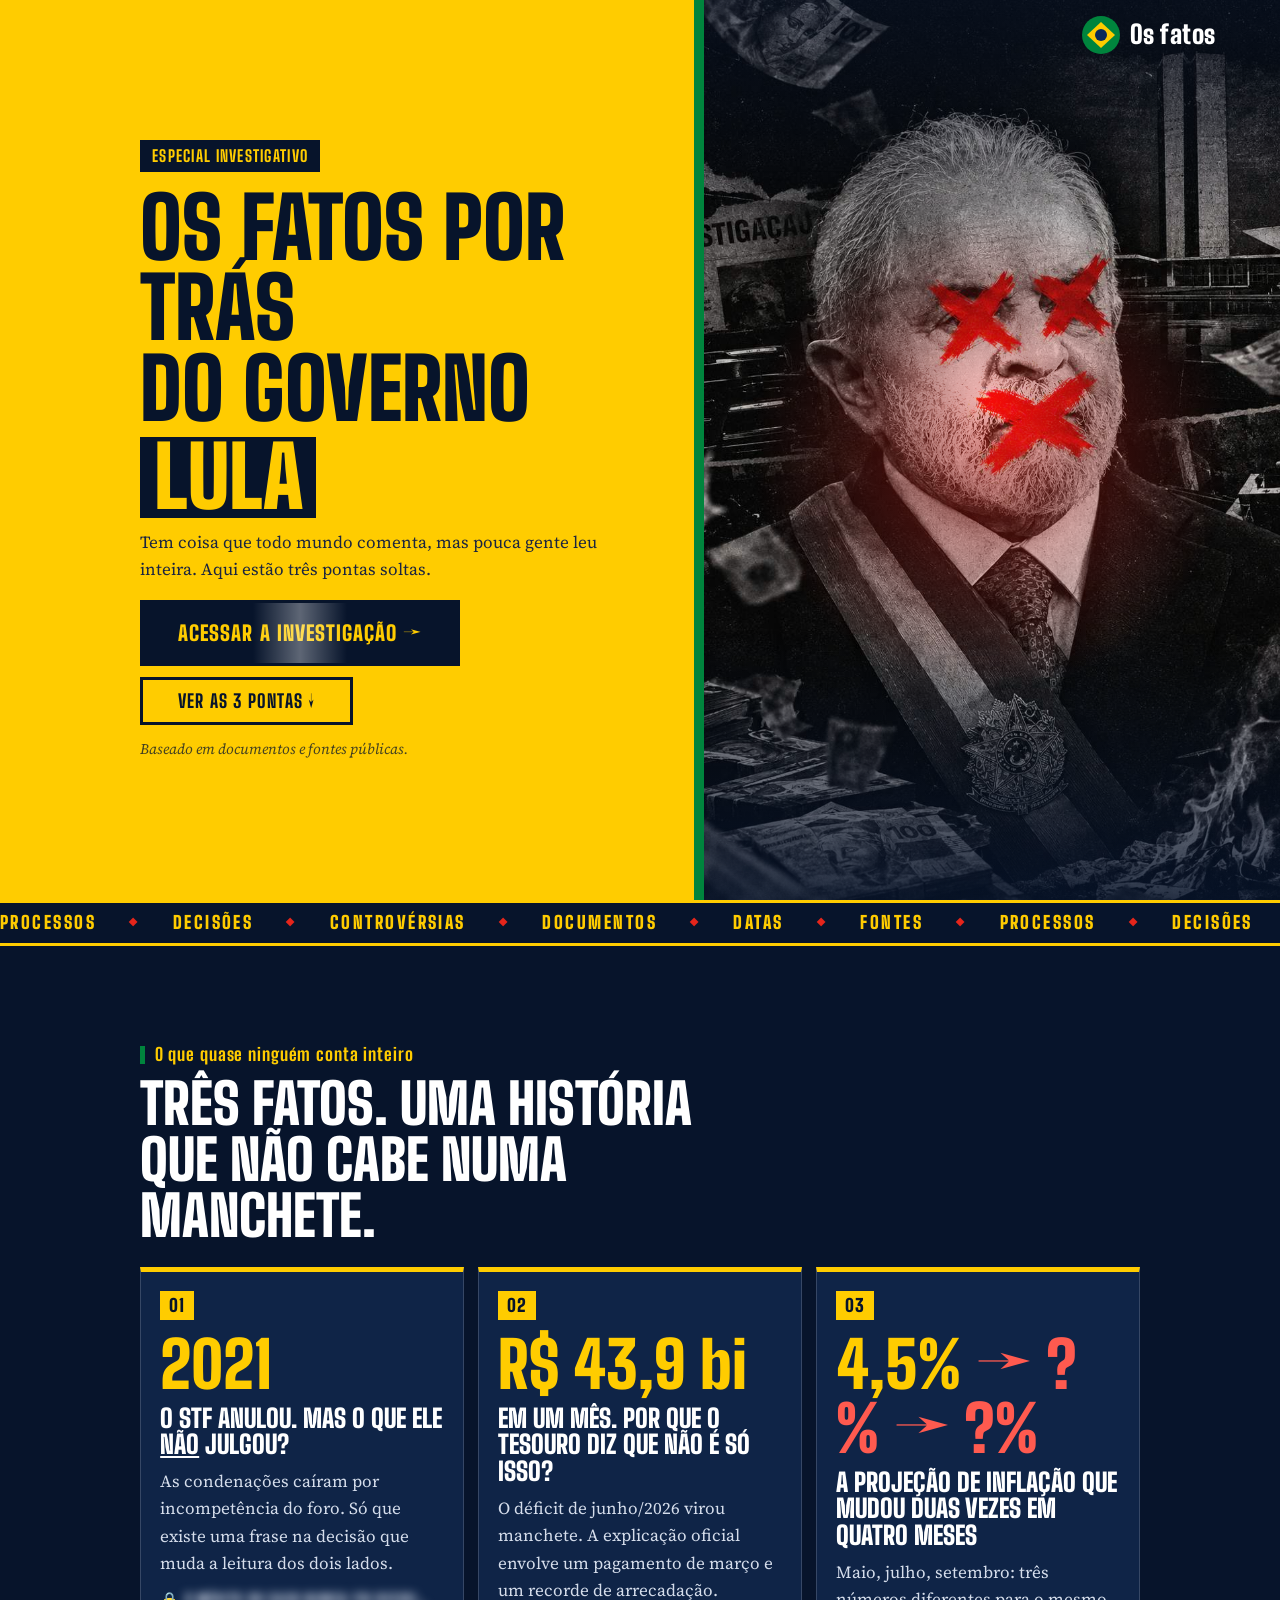
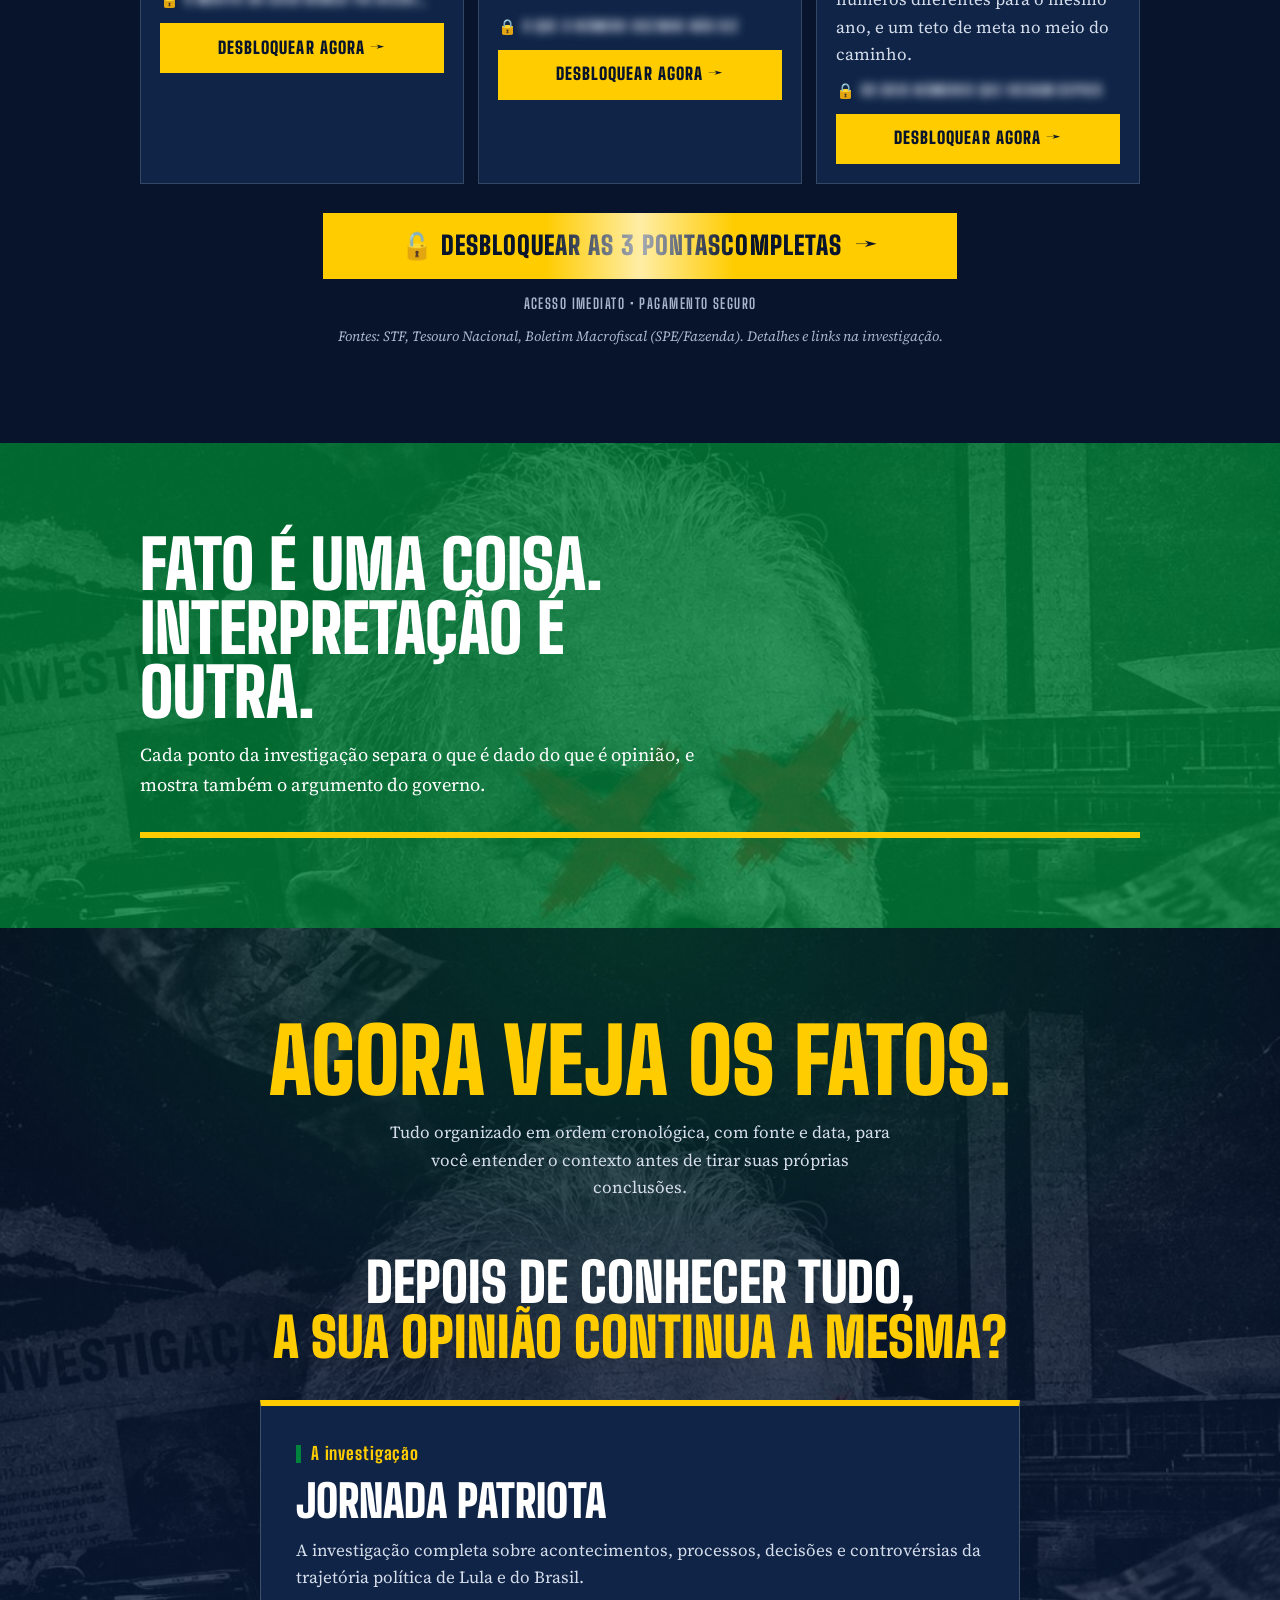
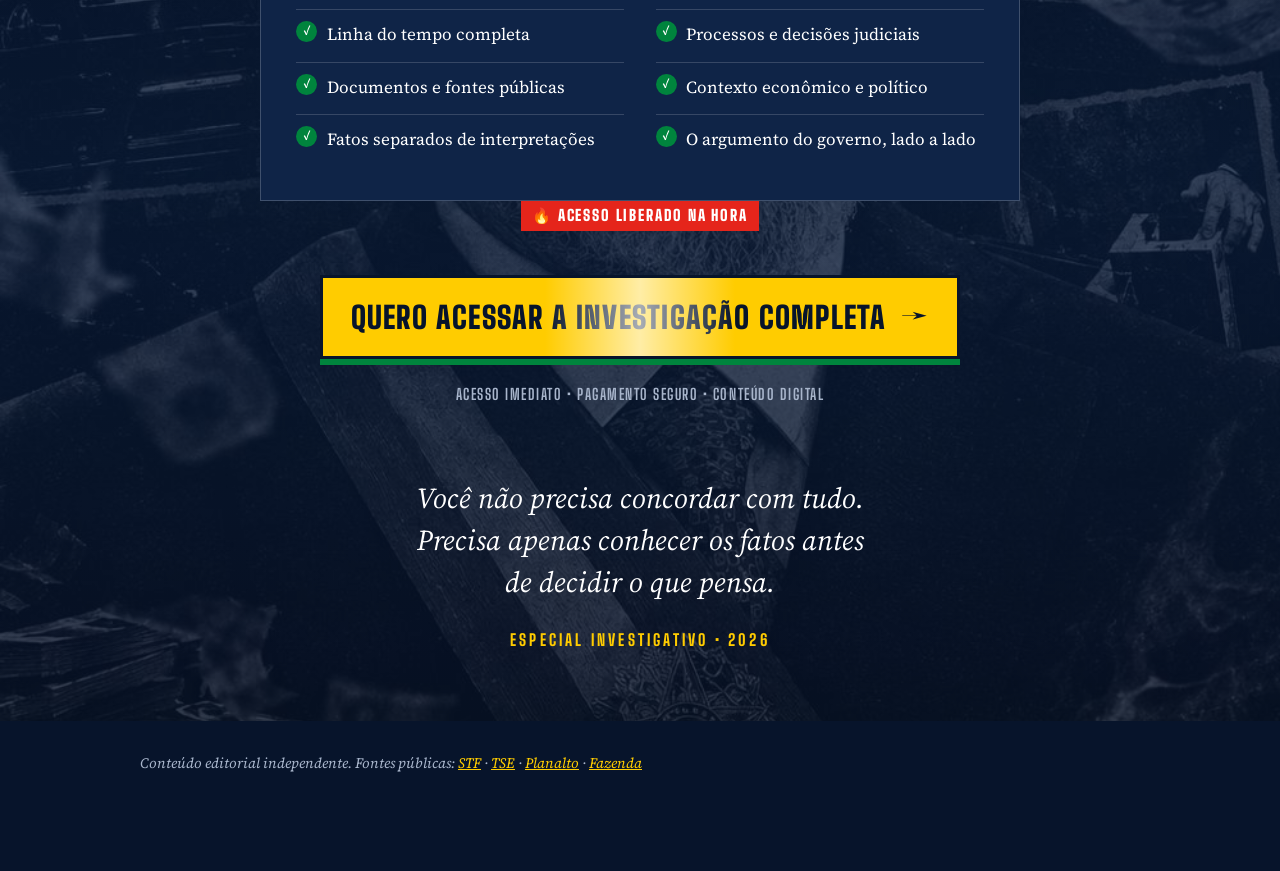
<file: index.html>
<!DOCTYPE html>
<html lang="pt-BR"><head><meta charset="utf-8"><script>document.documentElement.className="js"</script>
<meta name="viewport" content="width=device-width, initial-scale=1, viewport-fit=cover">
<title>Os fatos por trás do governo Lula</title>
<meta name="description" content="Três fatos que quase ninguém conta por inteiro. Com fonte e data.">
<meta property="og:title" content="Os fatos por trás do governo Lula"><meta name="twitter:card" content="summary_large_image">
<link rel="preconnect" href="https://fonts.googleapis.com"><link rel="preconnect" href="https://fonts.gstatic.com" crossorigin><link href="https://fonts.googleapis.com/css2?family=Big+Shoulders+Display:wght@700;800;900&family=Source+Serif+4:ital,wght@0,400;0,600;1,400&display=swap" rel="stylesheet"><meta name="theme-color" content="#07142B">
<link rel="stylesheet" href="style.css">
</head>
<body>
<div id="bar"></div>
<header class="hero">
<div class="ph" id="ph"><div class="pimg" role="img" aria-label="Montagem em preto e branco com retrato de Lula, cédulas, recorte de jornal e o Congresso Nacional"><div class="base"></div><div class="lit"></div></div><div class="glow"></div>
<div class="mark" aria-hidden="true"><svg width="38" height="38" viewBox="0 0 38 38"><circle cx="19" cy="19" r="19" fill="#00843D"/><path d="M19 6 33 19 19 32 5 19Z" fill="#FFCC00"/><circle cx="19" cy="19" r="6" fill="#0B2A5B"/></svg>Os fatos</div></div>
<div class="slab"><span class="tag">ESPECIAL INVESTIGATIVO</span>
<h1><span>Os fatos por trás</span><span>do governo <em>Lula</em></span></h1>
<p class="sub">Tem coisa que todo mundo comenta, mas pouca gente leu inteira. Aqui estão três pontas soltas.</p>
<a class="heroBuy" data-cta href="https://syncpaycheckout.com/checkout/a2ec33d1-d4c0-44a7-8066-72036256505e+a2ec3366-0a47-4a13-8247-5f417a926c75">Acessar a investigação →</a>
<a class="btn" href="#q" style="background:transparent;color:var(--ink);border:3px solid var(--ink);min-height:48px;margin-top:.7rem">Ver as 3 pontas ↓</a>
<p class="note">Baseado em documentos e fontes públicas.</p></div>
</header>
<div class="tick" aria-hidden="true"><div class="tk"><span>PROCESSOS</span><span>DECISÕES</span><span>CONTROVÉRSIAS</span><span>DOCUMENTOS</span><span>DATAS</span><span>FONTES</span><span>PROCESSOS</span><span>DECISÕES</span><span>CONTROVÉRSIAS</span><span>DOCUMENTOS</span><span>DATAS</span><span>FONTES</span></div></div>

<section class="wrap" id="q"><div class="kick rv">O que quase ninguém conta inteiro</div>
<h2 class="rv">Três fatos. Uma história que não cabe numa manchete.</h2>
<div class="teasers">
<article class="tz rv"><div class="n">01</div><div class="bigstat">2021</div><h3>O STF anulou. Mas o que ele <u>não</u> julgou?</h3>
<p>As condenações caíram por incompetência do foro. Só que existe uma frase na decisão que muda a leitura dos dois lados.</p>
<a class="lock" data-cta href="https://syncpaycheckout.com/checkout/a2ec33d1-d4c0-44a7-8066-72036256505e+a2ec3366-0a47-4a13-8247-5f417a926c75"><span class="lk">🔒</span> <span class="blur">O mérito do caso nunca foi decidido</span><b class="unl">Desbloquear agora →</b></a></article>
<article class="tz rv"><div class="n">02</div><div class="bigstat" data-count="48.2">R$ 48,2 bi</div><h3>Em um mês. Por que o Tesouro diz que não é só isso?</h3>
<p>O déficit de junho/2026 virou manchete. A explicação oficial envolve um pagamento de março e um recorde de arrecadação.</p>
<a class="lock" data-cta href="https://syncpaycheckout.com/checkout/a2ec33d1-d4c0-44a7-8066-72036256505e+a2ec3366-0a47-4a13-8247-5f417a926c75"><span class="lk">🔒</span> <span class="blur">O que o número sozinho não diz</span><b class="unl">Desbloquear agora →</b></a></article>
<article class="tz rv"><div class="n">03</div><div class="bigstat">4,5% <i>→ ?% → ?%</i></div><h3>A projeção de inflação que mudou duas vezes em quatro meses</h3>
<p>Maio, julho, setembro: três números diferentes para o mesmo ano, e um teto de meta no meio do caminho.</p>
<a class="lock" data-cta href="https://syncpaycheckout.com/checkout/a2ec33d1-d4c0-44a7-8066-72036256505e+a2ec3366-0a47-4a13-8247-5f417a926c75"><span class="lk">🔒</span> <span class="blur">Os dois números que vieram depois</span><b class="unl">Desbloquear agora →</b></a></article>
</div>
<div class="ctawrap"><a class="cta2" data-cta href="https://syncpaycheckout.com/checkout/a2ec33d1-d4c0-44a7-8066-72036256505e+a2ec3366-0a47-4a13-8247-5f417a926c75">🔓 Desbloquear as 3 pontas <span style="white-space:nowrap">completas <span class="arr">→</span></span></a><small>Acesso imediato • Pagamento seguro</small></div>
<small class="src" style="text-align:center">Fontes: STF, Tesouro Nacional, Boletim Macrofiscal (SPE/Fazenda). Detalhes e links na investigação.</small></section>

<section class="black lt" style="background:var(--verde)"><p class="rv" style="font:900 clamp(2.2rem,10vw,4.2rem)/.95 var(--d);text-transform:uppercase;color:#fff;max-width:15ch">Fato é uma coisa. Interpretação é outra.</p>
<p class="lead rv" style="color:#fff;margin-top:1rem">Cada ponto da investigação separa o que é dado do que é opinião, e mostra também o argumento do governo.</p><div class="line"></div></section>

<section class="final" id="final"><div class="fl" aria-hidden="true"></div>
<div class="fin">
<p class="f2 rv">Agora veja os fatos.</p>
<p class="f4 rv">Tudo organizado em ordem cronológica, com fonte e data, para você entender o contexto antes de tirar suas próprias conclusões.</p>
<p class="f5 rv" style="margin:6svh 0 4svh">Depois de conhecer tudo,<br><span>a sua opinião continua a mesma?</span></p>
<div class="prodbox rv"><div class="kick">A investigação</div>
<h3>Jornada Patriota</h3>
<p>A investigação completa sobre acontecimentos, processos, decisões e controvérsias da trajetória política de Lula e do Brasil.</p>
<ul class="ck"><li>Linha do tempo completa</li><li>Processos e decisões judiciais</li><li>Documentos e fontes públicas</li><li>Contexto econômico e político</li><li>Fatos separados de interpretações</li><li>O argumento do governo, lado a lado</li></ul></div>
<span class="hot">🔥 Acesso liberado na hora</span>
<a class="cta" data-cta href="https://syncpaycheckout.com/checkout/a2ec33d1-d4c0-44a7-8066-72036256505e+a2ec3366-0a47-4a13-8247-5f417a926c75" id="mainCta"><span>Quero acessar a investigação <span style="white-space:nowrap">completa <span class="arr">→</span></span></span></a>
<p class="micro">ACESSO IMEDIATO • PAGAMENTO SEGURO • CONTEÚDO DIGITAL</p>
<p class="f6 rv" style="margin:8svh 0 3svh">Você não precisa concordar com tudo.<br>Precisa apenas conhecer os fatos antes de decidir o que pensa.</p>
<p class="f7">ESPECIAL INVESTIGATIVO • 2026</p>
</div></section>
<footer>Conteúdo editorial independente. Fontes públicas: <a href="https://www.stf.jus.br" rel="noopener">STF</a> · <a href="https://www.tse.jus.br" rel="noopener">TSE</a> · <a href="https://www.planalto.gov.br" rel="noopener">Planalto</a> · <a href="https://www.gov.br/fazenda" rel="noopener">Fazenda</a></footer>
<a id="fcta" class="btn" data-cta href="https://syncpaycheckout.com/checkout/a2ec33d1-d4c0-44a7-8066-72036256505e+a2ec3366-0a47-4a13-8247-5f417a926c75"><span style="white-space:nowrap">🔓 Acessar agora <span class="arr">→</span></span></a>
<script src="script.js"></script>
</body></html>
</file>
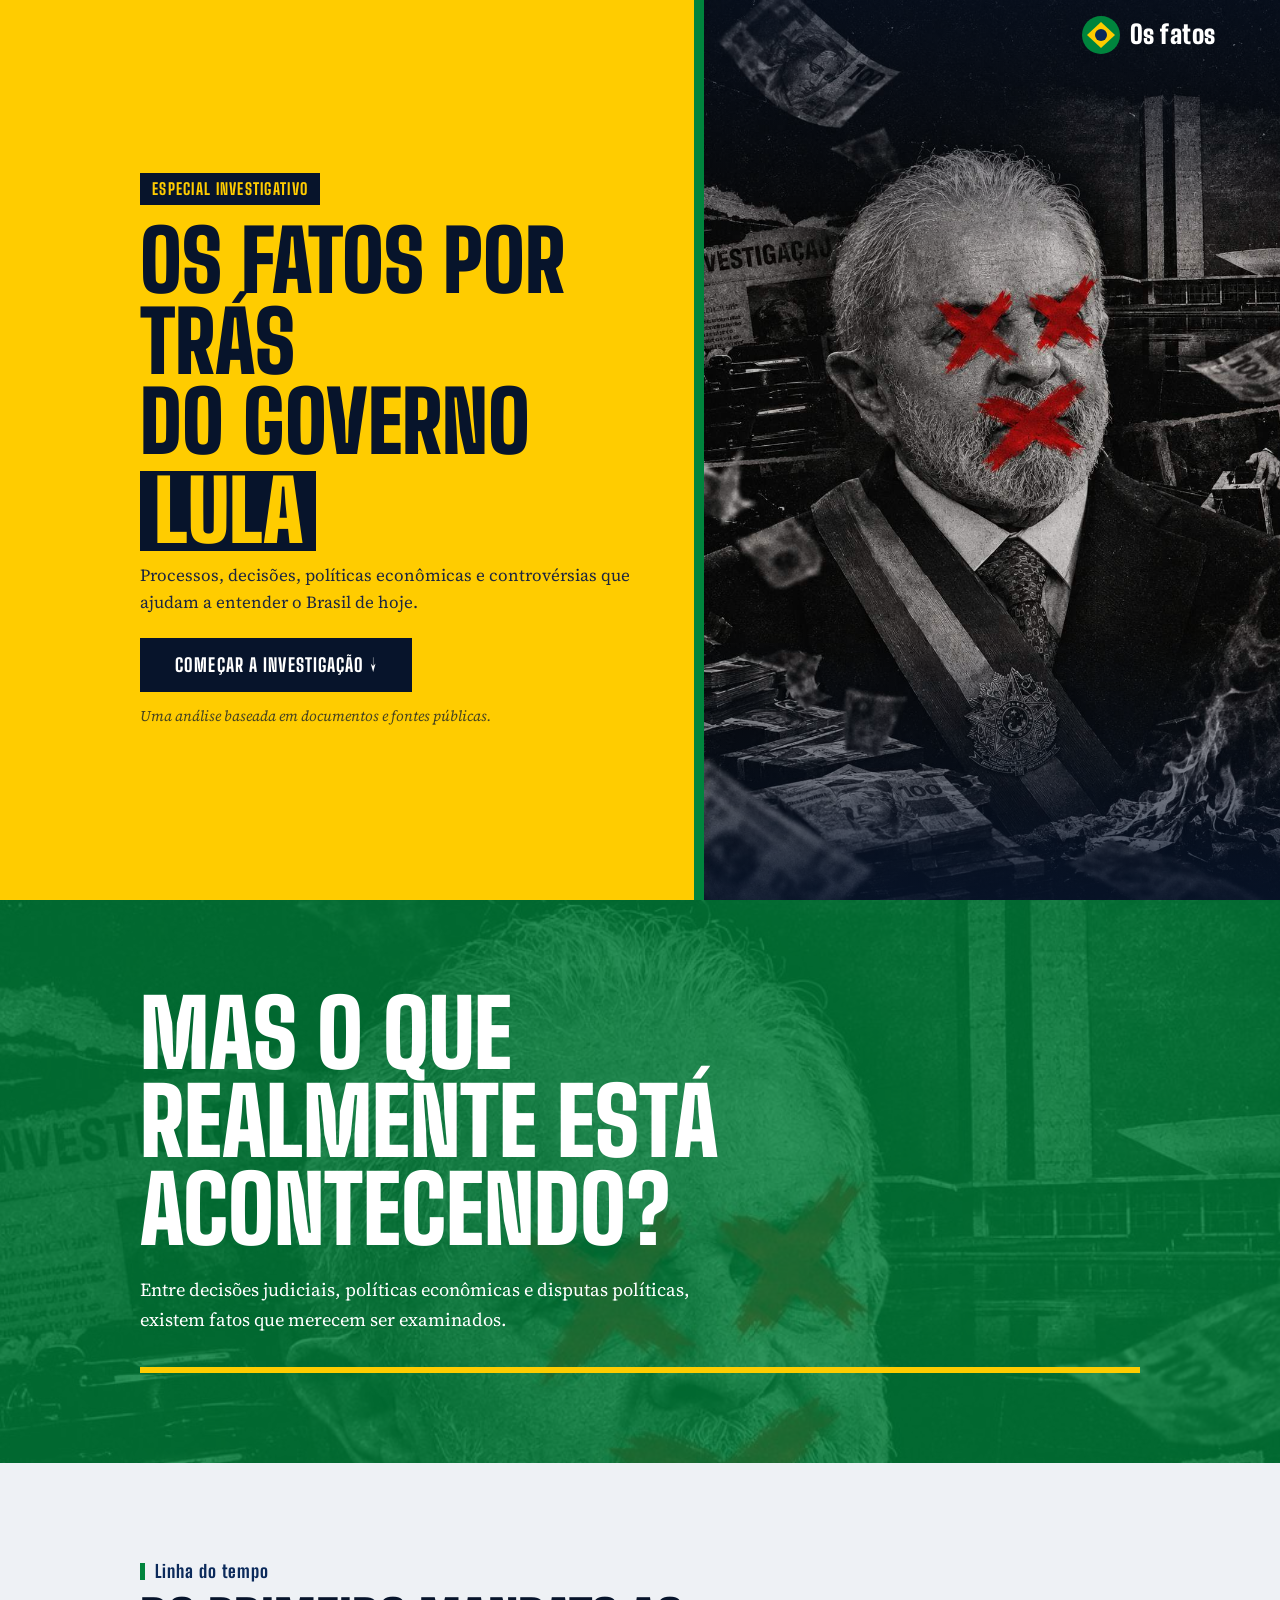
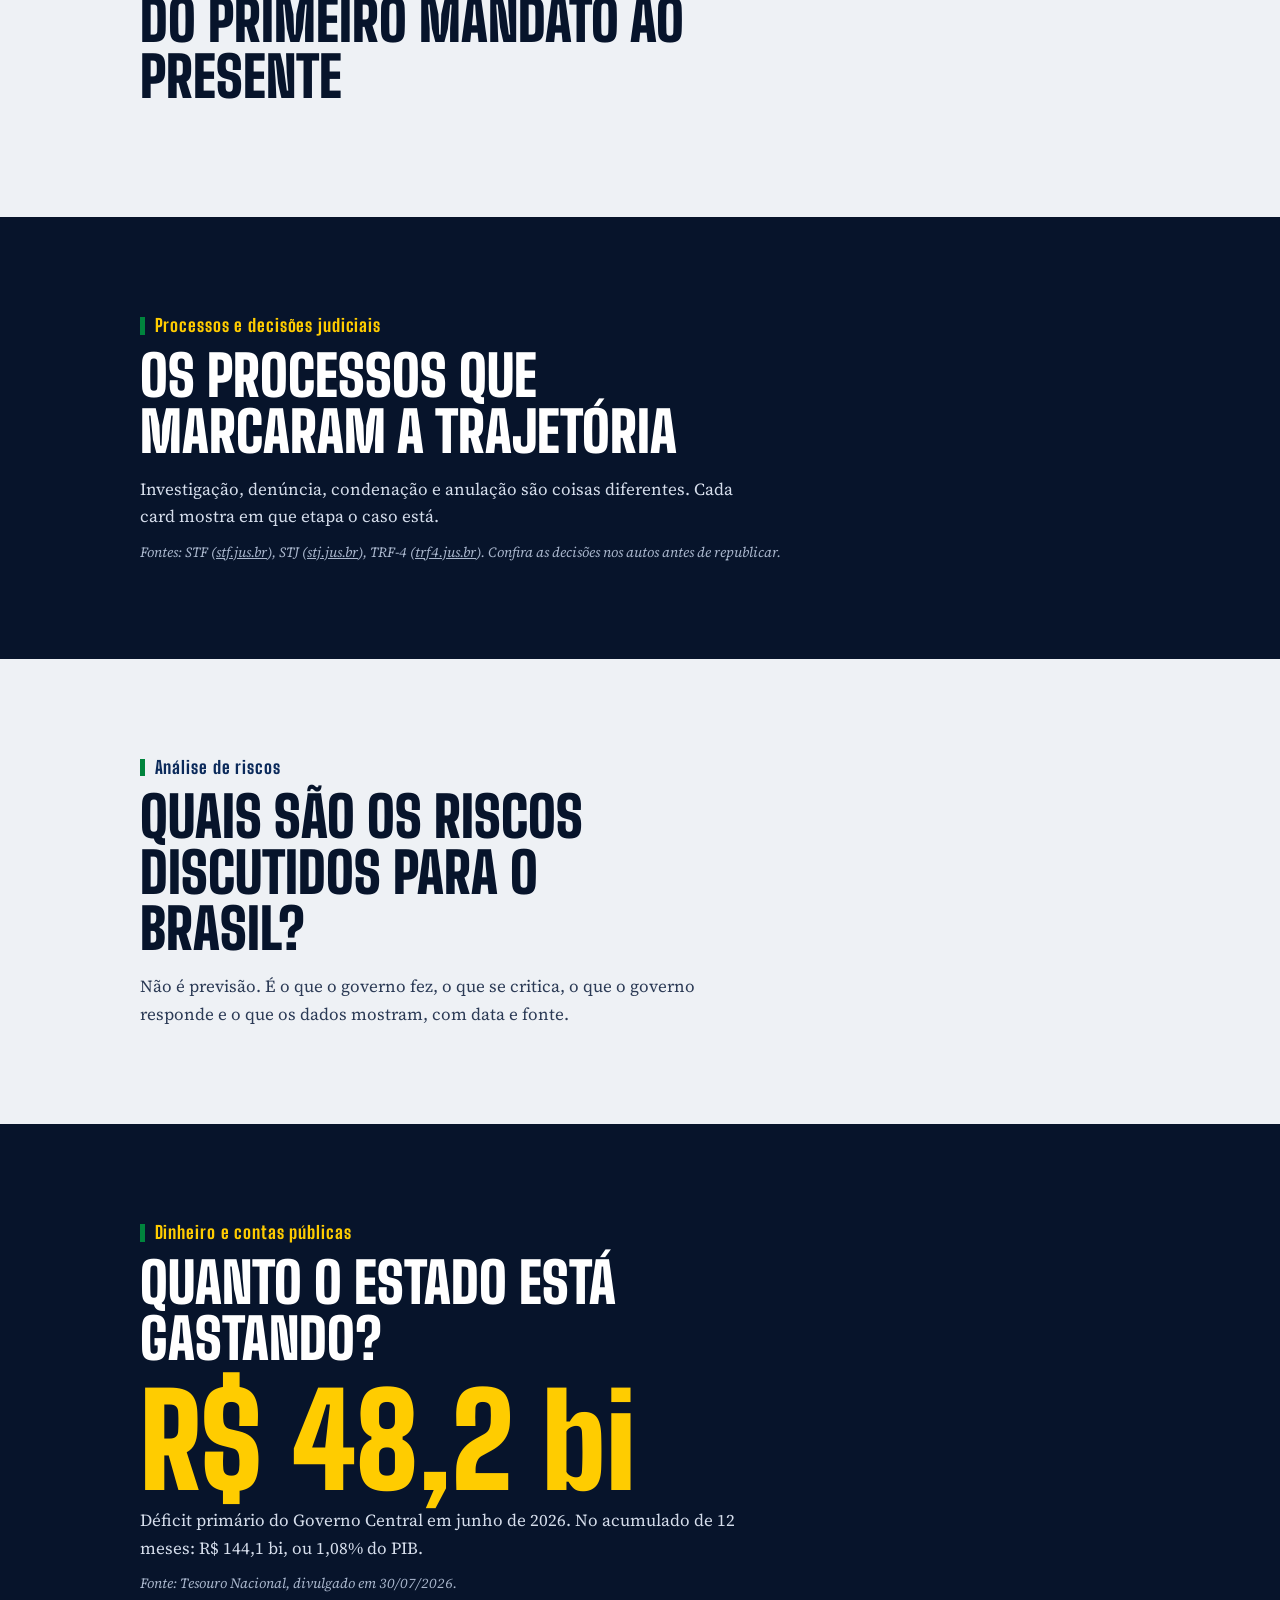
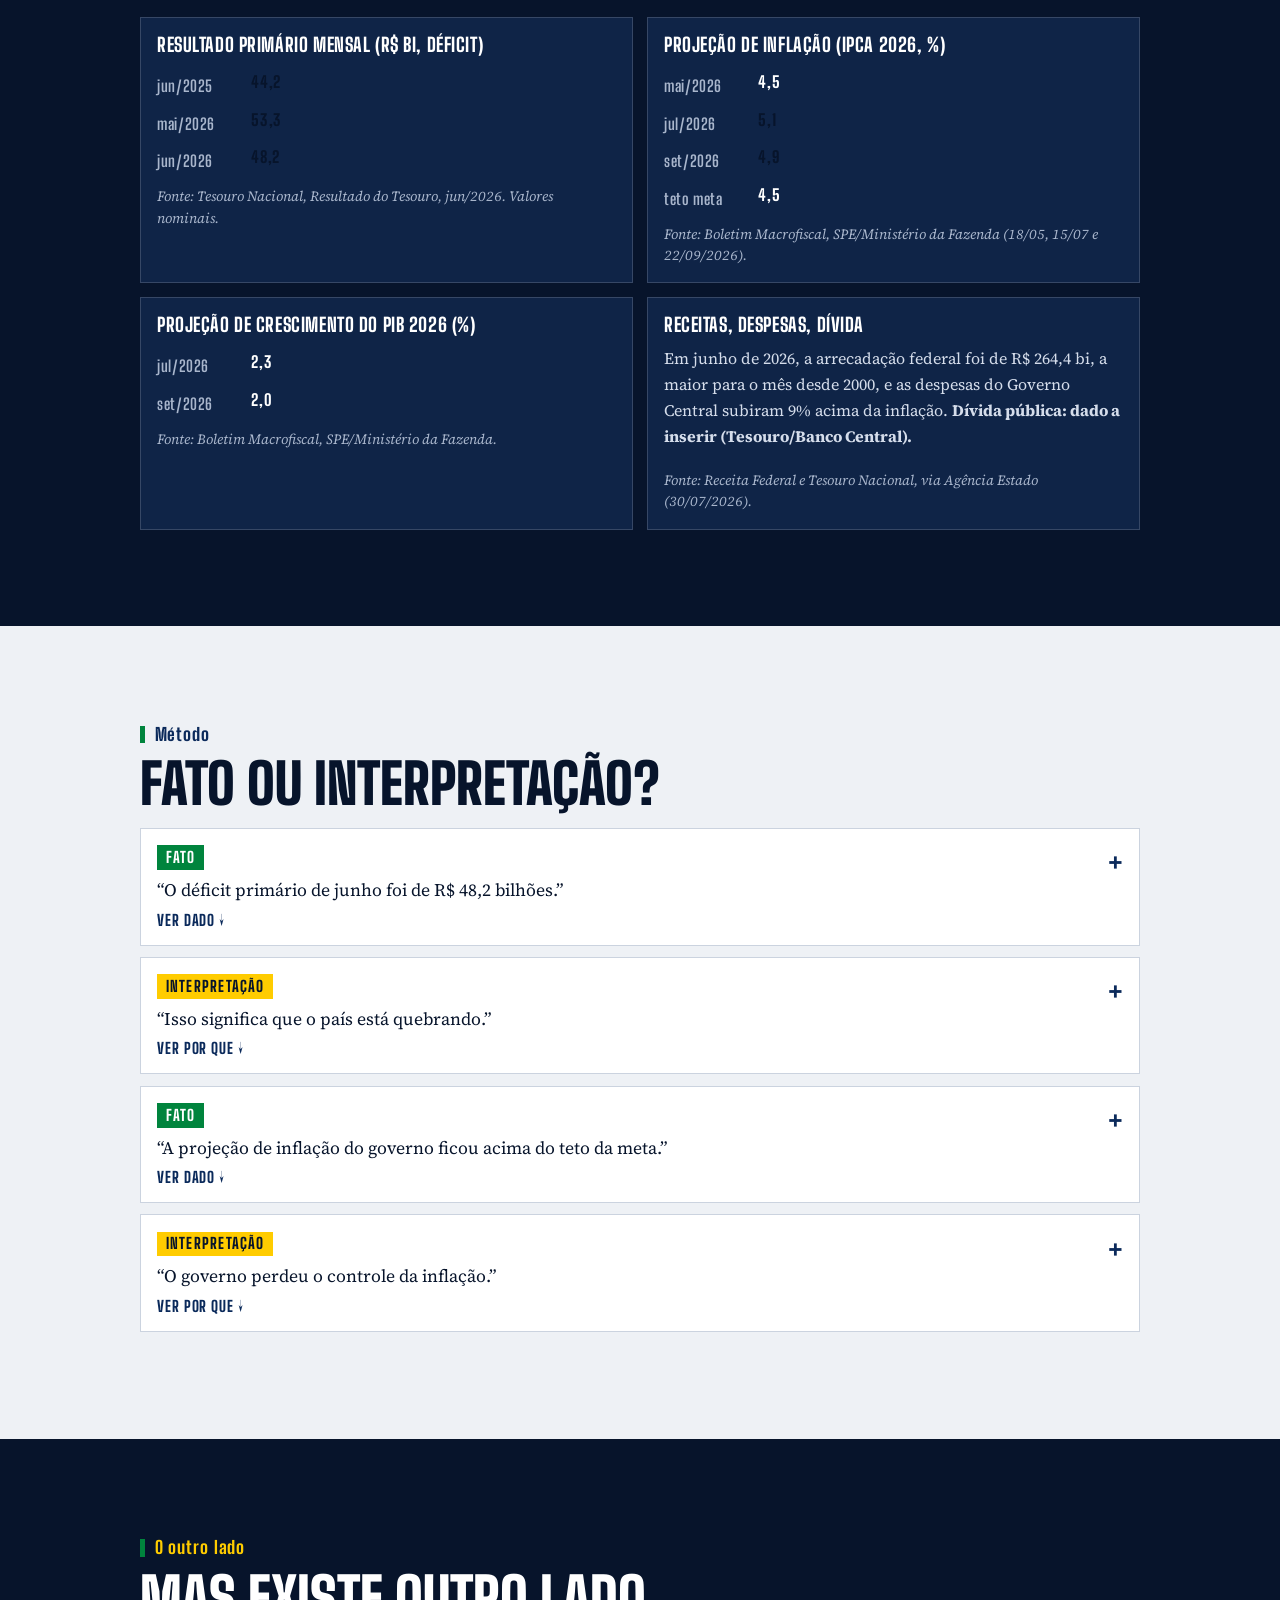
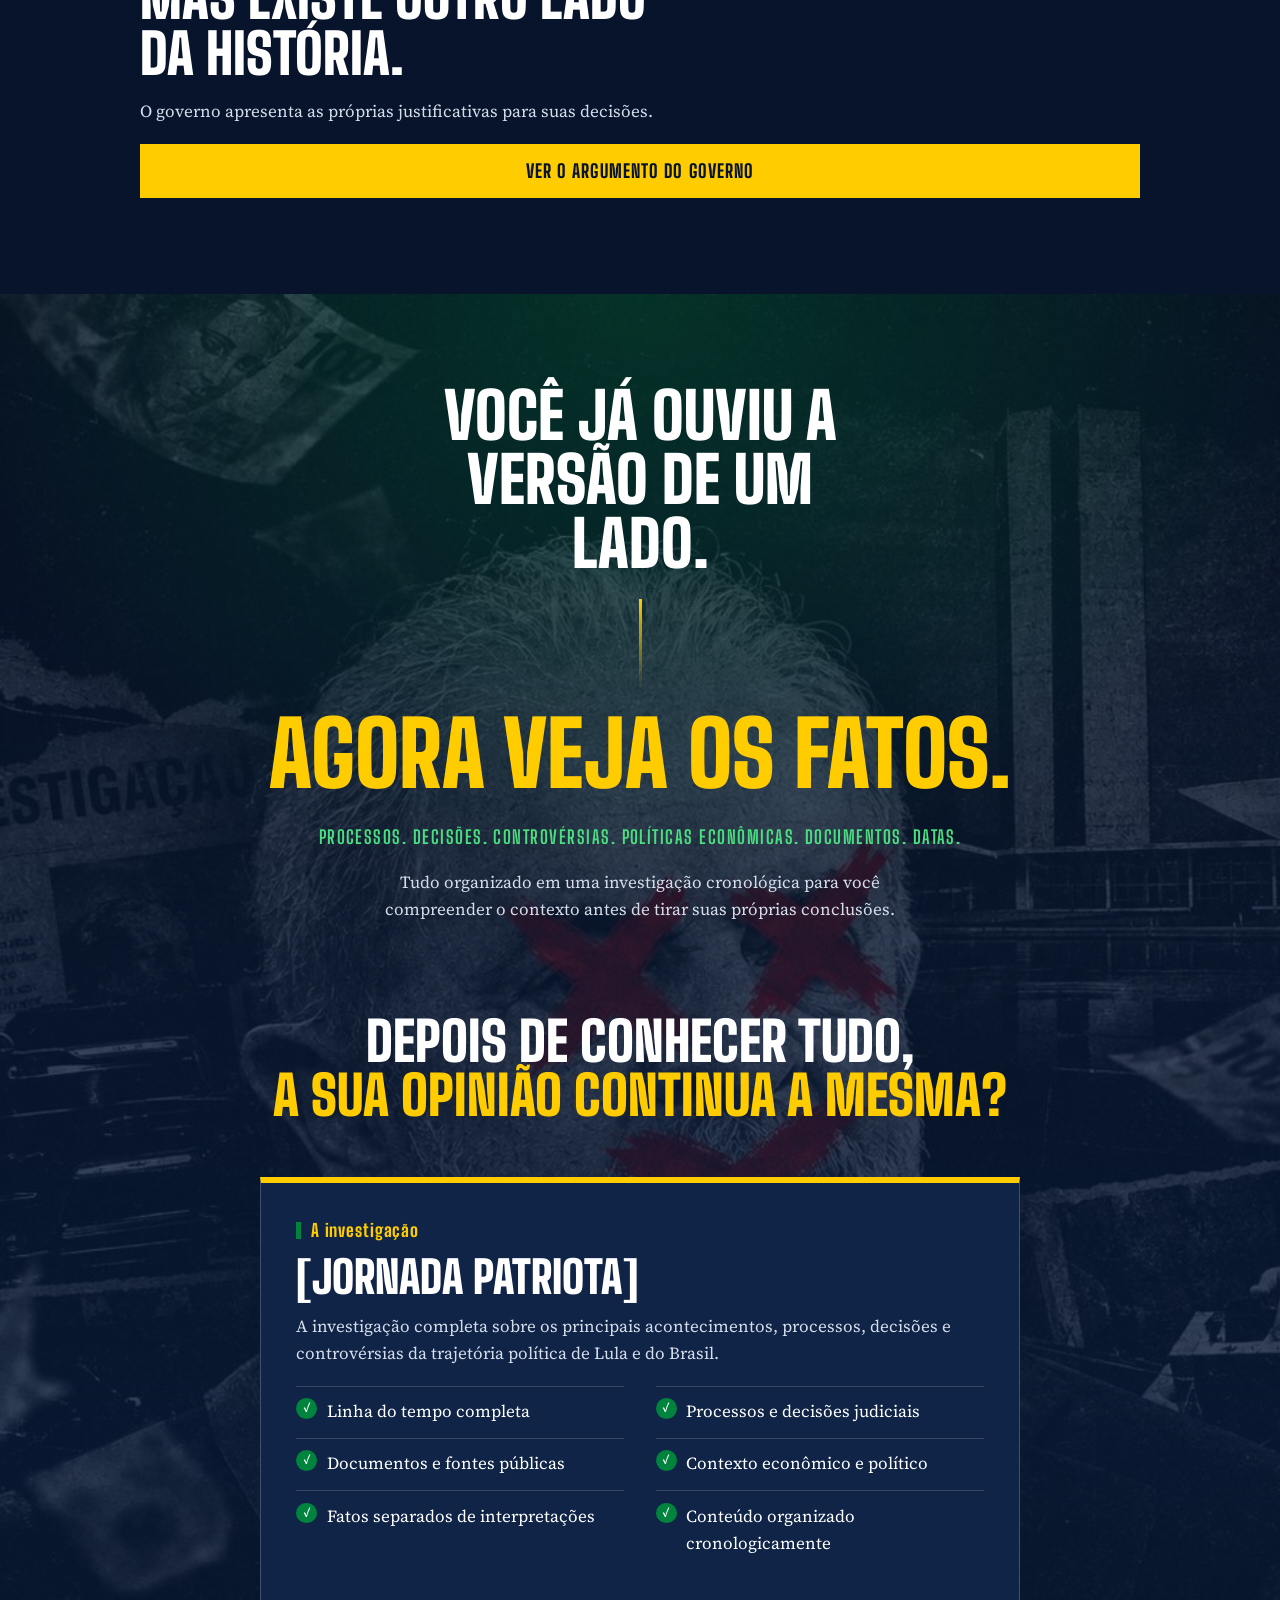
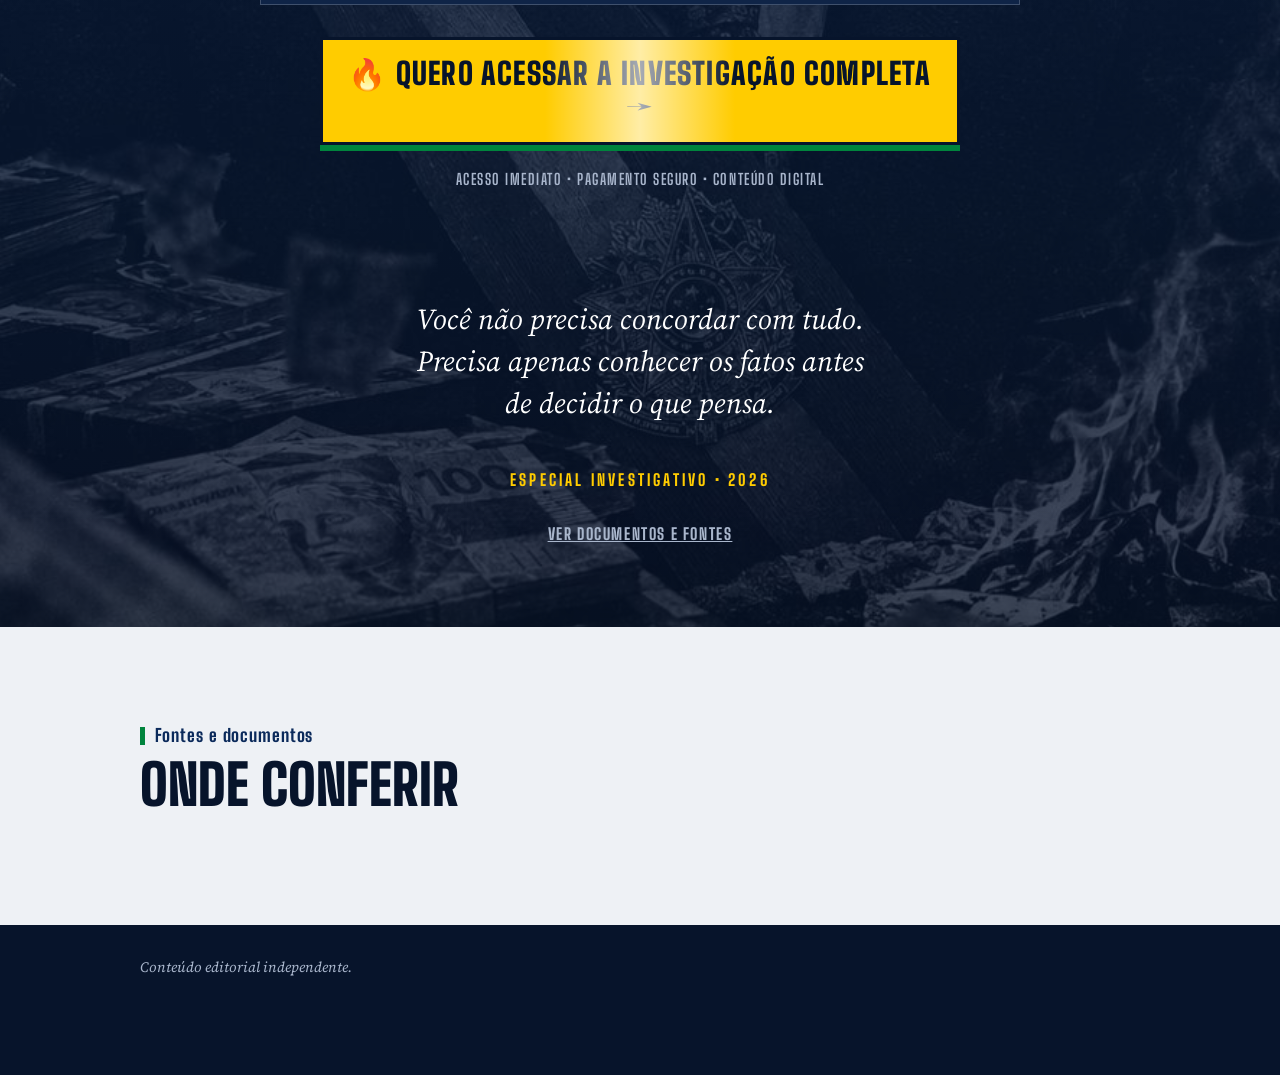
<file: Os_fatos_por_tras_do_governo_Lula_v2.html>
<!DOCTYPE html>
<html lang="pt-BR"><head><meta charset="utf-8">
<meta name="viewport" content="width=device-width, initial-scale=1, viewport-fit=cover">
<title>Os fatos por trás do governo Lula</title>
<meta name="description" content="Processos, decisões, políticas econômicas e controvérsias, com fonte e data.">
<meta property="og:title" content="Os fatos por trás do governo Lula"><meta name="twitter:card" content="summary_large_image">
<link rel="icon" href="data:image/svg+xml,<svg xmlns=%27http://www.w3.org/2000/svg%27 viewBox=%270 0 100 100%27><text y=%27.9em%27 font-size=%2790%27>🟡</text></svg>">
<link rel="stylesheet" href="style.css">
<link rel="preconnect" href="https://fonts.googleapis.com"><link rel="preconnect" href="https://fonts.gstatic.com" crossorigin><link href="https://fonts.googleapis.com/css2?family=Big+Shoulders+Display:wght@700;800;900&family=Source+Serif+4:ital,wght@0,400;0,600;1,400&display=swap" rel="stylesheet"><meta name="theme-color" content="#07142B">
</head>
<body>
<div id="bar"></div><div class="grain" aria-hidden="true"></div>
<header class="hero">
<div class="ph"> <img class="hero-img" id="hi" alt="Montagem fotográfica em preto e branco com retrato de Lula, cédulas, recorte de jornal e o Congresso Nacional" src="hero.jpg" fetchpriority="high">
<div class="mark" aria-hidden="true"><svg width="38" height="38" viewBox="0 0 38 38"><circle cx="19" cy="19" r="19" fill="#00843D"/><path d="M19 6 33 19 19 32 5 19Z" fill="#FFCC00"/><circle cx="19" cy="19" r="6" fill="#0B2A5B"/></svg>Os fatos</div></div>
<div class="slab"><span class="tag">ESPECIAL INVESTIGATIVO</span>
<h1><span>Os fatos por trás</span><span>do governo <em>Lula</em></span></h1>
<p class="sub">Processos, decisões, políticas econômicas e controvérsias que ajudam a entender o Brasil de hoje.</p>
<a class="btn" href="#q">Começar a investigação ↓</a>
<p class="note">Uma análise baseada em documentos e fontes públicas.</p></div>
</header>

<section class="black" id="q"><p class="rv">Mas o que realmente está acontecendo?</p><p class="lead rv">Entre decisões judiciais, políticas econômicas e disputas políticas, existem fatos que merecem ser examinados.</p><div class="line"></div></section>

<section class="wrap tl lt" id="tl"><div class="kick rv">Linha do tempo</div><h2 class="rv">Do primeiro mandato ao presente</h2><div id="tlc"></div></section>

<section class="wrap" id="proc"><div class="kick rv">Processos e decisões judiciais</div><h2 class="rv">Os processos que marcaram a trajetória</h2>
<p class="lead rv">Investigação, denúncia, condenação e anulação são coisas diferentes. Cada card mostra em que etapa o caso está.</p><div class="grid c2" id="cases"></div>
<small class="src">Fontes: STF (<a href="https://www.stf.jus.br">stf.jus.br</a>), STJ (<a href="https://www.stj.jus.br">stj.jus.br</a>), TRF-4 (<a href="https://www.trf4.jus.br">trf4.jus.br</a>). Confira as decisões nos autos antes de republicar.</small></section>

<section class="wrap lt" id="risk"><div class="kick rv">Análise de riscos</div><h2 class="rv">Quais são os riscos discutidos para o Brasil?</h2>
<p class="lead rv">Não é previsão. É o que o governo fez, o que se critica, o que o governo responde e o que os dados mostram, com data e fonte.</p><div class="grid c2" id="risks"></div></section>

<section class="wrap" id="money"><div class="kick rv">Dinheiro e contas públicas</div><h2 class="rv">Quanto o Estado está gastando?</h2>
<div class="big rv" id="n1">R$ 48,2 bi</div><p class="lead rv">Déficit primário do Governo Central em junho de 2026. No acumulado de 12 meses: R$ 144,1 bi, ou 1,08% do PIB. <span class="src">Fonte: Tesouro Nacional, divulgado em 30/07/2026.</span></p>
<div class="grid c2" style="margin-top:1.4rem">
<div class="chart rv"><h3>Resultado primário mensal (R$ bi, déficit)</h3><div class="bars" data-max="55"><div class="br"><span>jun/2025</span><i class="y" data-v="44.2"><b>44,2</b></i></div><div class="br"><span>mai/2026</span><i class="y" data-v="53.3"><b>53,3</b></i></div><div class="br"><span>jun/2026</span><i class="y" data-v="48.2"><b>48,2</b></i></div></div><small class="src">Fonte: Tesouro Nacional, Resultado do Tesouro, jun/2026. Valores nominais.</small></div>
<div class="chart rv"><h3>Projeção de inflação (IPCA 2026, %)</h3><div class="bars" data-max="6"><div class="br"><span>mai/2026</span><i data-v="4.5"><b>4,5</b></i></div><div class="br"><span>jul/2026</span><i class="y" data-v="5.1"><b>5,1</b></i></div><div class="br"><span>set/2026</span><i class="y" data-v="4.9"><b>4,9</b></i></div><div class="br"><span>teto meta</span><i data-v="4.5"><b>4,5</b></i></div></div><small class="src">Fonte: Boletim Macrofiscal, SPE/Ministério da Fazenda (18/05, 15/07 e 22/09/2026).</small></div>
<div class="chart rv"><h3>Projeção de crescimento do PIB 2026 (%)</h3><div class="bars" data-max="3"><div class="br"><span>jul/2026</span><i data-v="2.3"><b>2,3</b></i></div><div class="br"><span>set/2026</span><i data-v="2.0"><b>2,0</b></i></div></div><small class="src">Fonte: Boletim Macrofiscal, SPE/Ministério da Fazenda.</small></div>
<div class="chart rv"><h3>Receitas, despesas, dívida</h3><p class="dd" style="padding:.6rem 0">Em junho de 2026, a arrecadação federal foi de R$ 264,4 bi, a maior para o mês desde 2000, e as despesas do Governo Central subiram 9% acima da inflação. <b>Dívida pública: dado a inserir (Tesouro/Banco Central).</b></p><small class="src">Fonte: Receita Federal e Tesouro Nacional, via Agência Estado (30/07/2026).</small></div>
</div></section>

<section class="wrap lt" id="fn"><div class="kick rv">Método</div><h2 class="rv">Fato ou interpretação?</h2>
<details class="fc rv"><summary><span class="t">FATO</span><br>“O déficit primário de junho foi de R$ 48,2 bilhões.”<em>VER DADO ↓</em></summary><div class="dd"><b>Dado:</b> R$ 48,2 bi (Governo Central, jun/2026). <b>Contexto:</b> acima dos R$ 44,2 bi de jun/2025; o Tesouro atribuiu o déficit do semestre principalmente ao pagamento de precatórios em março. <small>Fonte: Tesouro Nacional / Ministério da Fazenda, 30–31/07/2026.</small></div></details>
<details class="fc rv"><summary><span class="t i">INTERPRETAÇÃO</span><br>“Isso significa que o país está quebrando.”<em>VER POR QUE ↓</em></summary><div class="dd">O dado mede um mês do resultado primário, sem juros. Ele não diz, sozinho, nada sobre solvência, que depende de dívida, juros, crescimento e meta fiscal. Quem afirma isso está interpretando, e a interpretação pode ser contestada com outros dados.</div></details>
<details class="fc rv"><summary><span class="t">FATO</span><br>“A projeção de inflação do governo ficou acima do teto da meta.”<em>VER DADO ↓</em></summary><div class="dd">Fazenda projetou IPCA de 5,1% em julho e 4,9% em setembro de 2026; o teto da meta é 4,5%. <small>Fonte: Boletim Macrofiscal, SPE (15/07 e 22/09/2026).</small></div></details>
<details class="fc rv"><summary><span class="t i">INTERPRETAÇÃO</span><br>“O governo perdeu o controle da inflação.”<em>VER POR QUE ↓</em></summary><div class="dd">A projeção é um número; “perdeu o controle” é um juízo. O governo cita alimentos, energia e o conflito no Oriente Médio, e a Fazenda observou melhora das expectativas entre julho e setembro.</div></details></section>

<section class="wrap" id="ou"><div class="kick rv">O outro lado</div><h2 class="rv">Mas existe outro lado da história.</h2>
<p class="lead rv">O governo apresenta as próprias justificativas para suas decisões.</p>
<button class="ob rv" id="obb" style="margin-top:1.2rem">Ver o argumento do governo</button>
<div id="ob"><dl><dt>Contas públicas</dt><dd>O Tesouro atribuiu o déficit do primeiro semestre principalmente ao pagamento de precatórios em março, e destacou a arrecadação recorde para um mês de junho.</dd><dt>Inflação</dt><dd>A Fazenda cita pressões de alimentos e efeitos do conflito no Oriente Médio, e aponta a Selic em patamar contracionista como fator de desaceleração dos preços.</dd><dt>Processos</dt><dd>A defesa de Lula sempre negou as acusações e alegou perseguição; o STF anulou as condenações em 2021 e reconheceu a parcialidade do ex-juiz Sergio Moro em um dos casos.</dd></dl><small class="src">Fontes: Ministério da Fazenda (gov.br/fazenda), STF.</small></div></section>

<section class="final" id="final" aria-labelledby="fh">
<div class="fl" aria-hidden="true"></div><div class="fp" aria-hidden="true"></div>
<div class="fin">
<h2 id="fh" class="f1 rv">Você já ouviu a versão de um lado.</h2>
<div class="pause rv" aria-hidden="true"></div>
<p class="f2 rv">Agora veja os fatos.</p>
<p class="f3 rv">Processos. Decisões. Controvérsias. Políticas econômicas. Documentos. Datas.</p>
<p class="f4 rv">Tudo organizado em uma investigação cronológica para você compreender o contexto antes de tirar suas próprias conclusões.</p>
<p class="f5 rv">Depois de conhecer tudo,<br><span>a sua opinião continua a mesma?</span></p>
<div class="prodbox rv">
<div class="kick">A investigação</div>
<h3>[Jornada Patriota]</h3>
<p>A investigação completa sobre os principais acontecimentos, processos, decisões e controvérsias da trajetória política de Lula e do Brasil.</p>
<ul class="ck"><li>Linha do tempo completa</li><li>Processos e decisões judiciais</li><li>Documentos e fontes públicas</li><li>Contexto econômico e político</li><li>Fatos separados de interpretações</li><li>Conteúdo organizado cronologicamente</li></ul>
</div>
<a class="cta" data-cta href="#" id="mainCta"><span>🔥 Quero acessar a investigação completa →</span></a>
<p class="micro">ACESSO IMEDIATO • PAGAMENTO SEGURO • CONTEÚDO DIGITAL</p>
<p class="f6 rv">Você não precisa concordar com tudo.<br>Precisa apenas conhecer os fatos antes de decidir o que pensa.</p>
<p class="f7">ESPECIAL INVESTIGATIVO • 2026</p>
<a class="ghost2" href="#fontes">Ver documentos e fontes</a>
</div></section>

<section class="wrap lt" id="fontes"><div class="kick">Fontes e documentos</div><h2>Onde conferir</h2>
<ul style="list-style:none" class="src" id="fl"></ul></section>
<footer>Conteúdo editorial independente.</footer>
<a id="fcta" class="btn" data-cta href="#">Conhecer a investigação completa →</a>
<script src="script.js"></script>
</body></html>
</file>
<file: style.css>
:root{--ink:#07142B;--navy:#0B2A5B;--verde:#00843D;--ouro:#FFCC00;--papel:#EEF1F5;
--d:'Big Shoulders Display','Arial Narrow',Impact,sans-serif;--s:'Source Serif 4',Georgia,serif;
--fg:#fff;--fg2:#D5DDEB;--card:#0F2447;--bd:rgba(255,255,255,.16);--acc:#FFCC00;--mut:#A9B6CC;--ok:#4ADE80;
--gut:max(20px,calc((100vw - 1000px)/2))}
*{box-sizing:border-box;margin:0;padding:0}
html{scroll-behavior:smooth;background:var(--ink);overflow-x:clip;-webkit-text-size-adjust:100%}
body{background:var(--ink);color:var(--fg);font:400 1.06rem/1.62 var(--s);overflow-x:clip}
a{color:var(--acc)}
:focus-visible{outline:3px solid var(--ouro);outline-offset:3px}
.lt{--fg:#07142B;--fg2:#2B3A55;--card:#fff;--bd:#CBD3DF;--acc:#0B2A5B;--mut:#4A5870;--ok:#00843D;background:var(--papel);color:var(--fg)}
.lt :focus-visible{outline-color:var(--navy)}
.grain{display:none}
#bar{position:fixed;top:0;left:0;height:4px;width:100%;background:linear-gradient(90deg,var(--verde),var(--ouro));transform:scaleX(0);transform-origin:0 50%;z-index:50}
@keyframes up{from{opacity:0;transform:translateY(20px)}}
/* HERO */
.hero{display:flex;flex-direction:column;background:var(--ink)}
.ph{position:relative;height:58svh;min-height:320px;overflow:hidden;background:var(--navy)}
.hero-img{display:block;width:100%;height:100%;object-fit:cover;object-position:50% 22%;filter:grayscale(1) contrast(1.15) brightness(1.1);mix-blend-mode:luminosity}
.ph::after{content:"";position:absolute;inset:0;background:linear-gradient(180deg,rgba(7,20,43,.6),transparent 32%)}
.mark{position:absolute;z-index:2;left:20px;top:calc(env(safe-area-inset-top,0px) + 16px);display:flex;align-items:center;gap:.6rem;font:900 1.6rem/1 var(--d);color:#fff;letter-spacing:.02em}
.slab{background:var(--ouro);color:var(--ink);padding:1.6rem 20px calc(env(safe-area-inset-bottom,0px) + 1.8rem);border-top:8px solid var(--verde);animation:up .7s .2s both}
.tag{display:inline-block;font:800 1rem/1 var(--d);letter-spacing:.08em;background:var(--ink);color:var(--ouro);padding:.5rem .75rem;margin-bottom:1rem}
h1{font:900 clamp(2.7rem,13.5vw,4.2rem)/.95 var(--d);text-transform:uppercase}
h1 span{display:block}
h1 em{font-style:normal;display:inline-block;background:var(--ink);color:var(--ouro);padding:0 .16em;margin-top:.1em}
.sub{margin-top:1rem;max-width:34rem;font-size:1.06rem;color:#1b2540}
.btn{display:flex;align-items:center;justify-content:center;min-height:54px;padding:0 1.5rem;margin-top:1.3rem;width:100%;background:var(--ink);color:#fff;font:800 1.15rem var(--d);letter-spacing:.06em;text-transform:uppercase;text-decoration:none}
.btn:active{transform:translateY(1px)}
.note{margin-top:.9rem;font:italic 400 .92rem/1.4 var(--s);color:rgba(7,20,43,.75)}
/* SECTIONS */
.wrap{padding:64px var(--gut)}
.kick{display:inline-block;font:800 1.1rem/1 var(--d);letter-spacing:.05em;padding-left:.6rem;border-left:5px solid var(--verde);margin-bottom:.8rem;color:var(--acc)}
h2{font:900 clamp(2.1rem,9.5vw,3.5rem)/1 var(--d);text-transform:uppercase;margin-bottom:1rem;max-width:20ch}
.lead{color:var(--fg2);max-width:38rem}
.black{min-height:70svh;display:flex;flex-direction:column;justify-content:center;padding:14svh var(--gut);background:var(--verde)}
.black p:first-child{font:900 clamp(2.7rem,13vw,5.8rem)/.95 var(--d);text-transform:uppercase;max-width:13ch;color:#fff}
.black .lead{margin-top:1.3rem;color:#fff;font-size:1.15rem}
.line{height:6px;width:0;background:var(--ouro);margin-top:2rem;transition:width 1.2s}.line.in{width:100%}
.tl details,.case,.risk,.fc{border:1px solid var(--bd);background:var(--card);margin:.7rem 0}
.tl summary,.fc summary{list-style:none;cursor:pointer;min-height:60px;position:relative}
summary::-webkit-details-marker{display:none}
.tl summary{display:flex;gap:1rem;align-items:center;padding:1rem 3rem 1rem 1rem}
.tl summary::after,.fc summary::after{content:"+";position:absolute;right:1rem;top:50%;transform:translateY(-50%);font:800 1.8rem/1 var(--d);color:var(--acc)}
.fc summary::after{top:1.2rem;transform:none}
details[open]>summary::after{content:"−"}
.tl b{font:900 2.5rem/1 var(--d);color:var(--acc);min-width:4.2rem}
.tl summary span{font:400 1.05rem/1.3 var(--s);color:var(--fg)}
.dd{padding:0 1rem 1.1rem;color:var(--fg2);font-size:1rem}
.dd small,.src{display:block;margin-top:.7rem;font:italic 400 .88rem/1.5 var(--s);color:var(--mut)}
.src a{color:var(--mut);text-decoration:underline}
.case{padding:1.2rem;border-top:5px solid var(--acc)}
.case h3,.risk h3{font:900 1.7rem/1 var(--d);text-transform:uppercase;margin-bottom:.7rem;color:var(--fg)}
.stat{display:inline-block;font:800 .95rem/1 var(--d);letter-spacing:.06em;border:2px solid var(--ok);color:var(--ok);padding:.35rem .55rem;margin:0 .4rem .6rem 0;text-transform:uppercase}.stat.y{border-color:var(--acc);color:var(--acc)}
dl{margin-top:.4rem}dt{font:800 .95rem/1 var(--d);letter-spacing:.08em;text-transform:uppercase;color:var(--acc);margin-top:.9rem}dd{font-size:1rem;color:var(--fg2)}
.grid{display:grid;gap:14px}
.risk{padding:1.2rem;border-left:5px solid var(--verde)}
.risk .n{display:inline-block;font:900 1.1rem/1 var(--d);letter-spacing:.06em;color:#fff;background:var(--verde);padding:.35rem .55rem;margin-bottom:.7rem}
.risk.p{border:1px dashed var(--mut);opacity:.9}.risk.p .n{background:var(--mut)}
.big{font:900 clamp(4rem,22vw,8rem)/.9 var(--d);color:var(--ouro);margin-bottom:.6rem}
.bars{margin:1rem 0 .3rem}
.br{display:grid;grid-template-columns:4.8rem 1fr;gap:.6rem;align-items:center;margin:.6rem 0;font:700 .98rem var(--d);letter-spacing:.04em;color:var(--mut)}
.br i{display:block;height:28px;background:var(--verde);width:0;transition:width 1.1s;position:relative}.br i.y{background:var(--ouro)}
.br i b{position:absolute;left:.5rem;top:0;line-height:28px;font:800 1rem var(--d);color:#fff;white-space:nowrap}.br i.y b{color:var(--ink)}
.chart{border:1px solid var(--bd);padding:1rem;background:var(--card)}
.chart h3{font:800 1.2rem/1.15 var(--d);text-transform:uppercase;letter-spacing:.03em;color:var(--fg)}
.fc summary{padding:1rem 3rem 1rem 1rem;font-size:1.1rem;line-height:1.4}
.fc .t{display:inline-block;font:800 .95rem/1 var(--d);letter-spacing:.08em;background:var(--verde);color:#fff;padding:.3rem .55rem;margin-bottom:.5rem}.fc .t.i{background:var(--ouro);color:var(--ink)}
.fc em{display:block;font:800 .95rem var(--d);letter-spacing:.06em;color:var(--acc);font-style:normal;margin-top:.5rem}
.ob{font:800 1.15rem var(--d);letter-spacing:.06em;text-transform:uppercase;background:var(--ouro);color:var(--ink);border:0;min-height:54px;padding:0 1.4rem;cursor:pointer;width:100%}
#ob{display:none;margin-top:1rem;border-left:5px solid var(--ouro);padding-left:1rem}#ob.on{display:block}
.rv{transition:opacity .6s,transform .6s}.js .rv{opacity:0;transform:translateY(16px)}.rv.in{opacity:1;transform:none}
footer{padding:2rem var(--gut) 6rem;background:var(--ink);font:italic 400 .9rem/1.5 var(--s);color:var(--mut)}
/* FINAL */
.final{position:relative;padding:14svh 20px 10svh;background:var(--ink);overflow:hidden;isolation:isolate;text-align:center}
.fl{position:absolute;inset:0;z-index:-2;background:radial-gradient(ellipse 80% 45% at 50% 0%,rgba(0,132,61,.4),transparent 70%),linear-gradient(180deg,var(--ink),#0A1D3D 60%,var(--ink))}
.fp{display:none}
.fin{max-width:760px;margin:0 auto;display:flex;flex-direction:column;align-items:center}
.final .f1{font:900 clamp(2.2rem,10vw,4rem)/1 var(--d);text-transform:uppercase;margin:0;max-width:14ch}
.pause{width:3px;height:10svh;background:linear-gradient(var(--ouro),transparent);margin:1.4rem 0}
.pause.rv{transform:scaleY(0);transform-origin:top}.pause.rv.in{transform:scaleY(1)}
.f2{font:900 clamp(2.8rem,14vw,5.6rem)/.95 var(--d);text-transform:uppercase;color:var(--ouro)}
.f3{margin-top:1.6rem;font:700 1.15rem/1.7 var(--d);letter-spacing:.08em;text-transform:uppercase;color:var(--ok)}
.f4{margin-top:1rem;color:var(--fg2);max-width:32rem}
.f5{margin:10svh 0 6svh;font:900 clamp(1.9rem,8.6vw,3.4rem)/1 var(--d);text-transform:uppercase}.f5 span{color:var(--ouro)}
.prodbox{width:100%;border:1px solid rgba(255,255,255,.2);border-top:6px solid var(--ouro);background:var(--card);padding:1.5rem 1.2rem;text-align:left}
.prodbox h3{font:900 clamp(1.9rem,8vw,2.8rem)/1 var(--d);text-transform:uppercase;margin:.2rem 0 .8rem}.prodbox p{color:var(--fg2)}
.ck{list-style:none;margin-top:1.1rem;display:grid;gap:.1rem}
.ck li{padding:.7rem 0 .7rem 1.9rem;border-top:1px solid var(--bd);position:relative}
.ck li::before{content:"✓";position:absolute;left:0;top:.7rem;width:1.3rem;height:1.3rem;border-radius:50%;background:var(--verde);color:#fff;font:700 .75rem/1.3rem var(--s);text-align:center}
.cta{display:flex;align-items:center;justify-content:center;width:100%;min-height:68px;margin-top:2rem;padding:1rem 1.2rem;text-decoration:none;text-align:center;background:var(--ouro);color:var(--ink);font:900 clamp(1.15rem,5vw,1.45rem)/1.15 var(--d);letter-spacing:.04em;text-transform:uppercase;box-shadow:0 6px 0 var(--verde);-webkit-tap-highlight-color:transparent}
.cta:active{transform:translateY(4px);box-shadow:0 2px 0 var(--verde)}
.micro{margin-top:1.4rem;font:700 .95rem/1.6 var(--d);letter-spacing:.1em;color:var(--mut)}
.f6{margin:12svh 0 5svh;font:italic 400 clamp(1.25rem,5.4vw,1.8rem)/1.45 var(--s);max-width:30rem}
.f7{font:800 1rem var(--d);letter-spacing:.2em;color:var(--ouro)}
.ghost2{margin-top:1.4rem;font:800 1rem var(--d);letter-spacing:.1em;color:var(--mut);text-transform:uppercase;min-height:44px;display:inline-flex;align-items:center}
/* CTA FLUTUANTE (celular) */
#fcta{display:none}
@media(max-width:899px){#fcta{display:flex;position:fixed;left:12px;right:12px;bottom:calc(env(safe-area-inset-bottom,0px) + 12px);z-index:45;margin:0;width:auto;min-height:54px;background:var(--ouro);color:var(--ink);font-size:1.1rem;box-shadow:0 6px 0 var(--verde),0 14px 28px rgba(0,0,0,.5);transform:translateY(180%);transition:transform .4s}#fcta.on{transform:none}}
/* TABLET E DESKTOP */
@media(min-width:640px){.grid.c2{grid-template-columns:1fr 1fr}}
@media(min-width:900px){
.hero{display:grid;grid-template-columns:minmax(0,1.1fr) minmax(0,.9fr);min-height:100svh}
.slab{order:1;display:flex;flex-direction:column;justify-content:center;align-items:flex-start;padding:60px 5vw 60px var(--gut);border-top:0;border-right:10px solid var(--verde)}
.ph{order:2;height:auto;min-height:0}
h1{font-size:clamp(4rem,6.6vw,6.6rem)}
.btn{width:auto;padding:0 2.2rem}
.wrap{padding:96px var(--gut)}
.cta{max-width:560px}.ck{grid-template-columns:1fr 1fr;column-gap:2rem}.prodbox{padding:2.2rem}
.mark{left:auto;right:5vw}
}
@media(max-width:360px){.br{grid-template-columns:4rem 1fr}.tl b{min-width:3.4rem;font-size:2rem}}
@media(prefers-reduced-motion:reduce){*{animation-duration:.01s!important;animation-delay:0s!important;transition:none!important}.rv{opacity:1;transform:none}}

.teasers{display:grid;gap:14px;margin-top:1.4rem}
.tz{border:1px solid var(--bd);background:var(--card);border-top:5px solid var(--acc);padding:1.2rem}
.tz .n{font:900 1.1rem/1 var(--d);letter-spacing:.06em;color:var(--ink);background:var(--ouro);display:inline-block;padding:.35rem .55rem;margin-bottom:.7rem}
.tz h3{font:900 1.6rem/1.05 var(--d);text-transform:uppercase;margin-bottom:.6rem}
.tz p{color:var(--fg2)}
.lock{margin-top:.8rem;font:800 .95rem/1.3 var(--d);letter-spacing:.08em;text-transform:uppercase;color:var(--acc)}
.blur{filter:blur(5px);user-select:none;color:var(--fg2)}
@media(min-width:900px){.teasers{grid-template-columns:repeat(3,1fr)}}
.black{min-height:auto;padding:10svh var(--gut)}
.final{padding:10svh 20px 8svh}

/* CTA CHAMATIVO */
@keyframes pulse{0%{box-shadow:0 6px 0 var(--verde),0 0 0 0 rgba(255,204,0,.65)}70%{box-shadow:0 6px 0 var(--verde),0 0 0 22px rgba(255,204,0,0)}100%{box-shadow:0 6px 0 var(--verde),0 0 0 0 rgba(255,204,0,0)}}
@keyframes shine{0%{transform:translateX(-120%) skewX(-20deg)}60%,100%{transform:translateX(320%) skewX(-20deg)}}
@keyframes nudge{0%,100%{transform:translateX(0)}50%{transform:translateX(6px)}}
.cta,.cta2,#fcta{position:relative;overflow:hidden;animation:pulse 1.8s infinite}
.cta::after,.cta2::after,#fcta::after{content:"";position:absolute;top:0;bottom:0;width:30%;background:linear-gradient(90deg,transparent,rgba(255,255,255,.65),transparent);animation:shine 3s infinite}
.cta{min-height:84px;font-size:clamp(1.35rem,6vw,1.9rem);max-width:640px;border:3px solid var(--ink)}
.cta2{display:flex;align-items:center;justify-content:center;width:100%;max-width:640px;min-height:72px;margin:1.6rem auto 0;padding:1rem 1.2rem;text-decoration:none;text-align:center;background:var(--ouro);color:var(--ink);font:900 clamp(1.2rem,5.4vw,1.6rem)/1.15 var(--d);letter-spacing:.04em;text-transform:uppercase;border:3px solid var(--ink)}
.arr{display:inline-block;margin-left:.4rem;animation:nudge 1s infinite}
.ctawrap{text-align:center}
.ctawrap small{display:block;margin-top:.8rem;font:700 .9rem/1.4 var(--d);letter-spacing:.1em;color:var(--mut);text-transform:uppercase}
.hot{display:inline-block;margin-bottom:.8rem;font:900 .95rem/1 var(--d);letter-spacing:.12em;text-transform:uppercase;background:#E5251B;color:#fff;padding:.45rem .7rem}
.heroBuy{display:flex;align-items:center;justify-content:center;min-height:60px;margin-top:.8rem;padding:0 1.2rem;width:100%;background:var(--ouro);color:var(--ink);font:900 1.15rem var(--d);letter-spacing:.05em;text-transform:uppercase;text-decoration:none;border:3px solid var(--ink)}
@media(min-width:900px){.heroBuy{width:auto;padding:0 2.2rem}}
#fcta{min-height:60px;font-size:1.2rem;border:3px solid var(--ink)}
@media(prefers-reduced-motion:reduce){.cta,.cta2,#fcta{animation:none!important}.cta::after,.cta2::after,#fcta::after{display:none}.arr{animation:none}}

.heroBuy{position:relative;overflow:hidden;animation:pulse 1.8s infinite;margin-top:1rem;min-height:66px;font-size:1.3rem;background:var(--ink);color:var(--ouro);border-color:var(--ink)}
.heroBuy::after{content:"";position:absolute;top:0;bottom:0;width:30%;background:linear-gradient(90deg,transparent,rgba(255,255,255,.35),transparent);animation:shine 3s infinite}
.slab .sub{margin-top:.7rem}
.slab h1{font-size:clamp(2.4rem,12vw,3.6rem)}
@media(max-width:899px){.ph{height:26svh;min-height:170px}.slab{padding-top:1.2rem}}
@media(min-width:900px){.slab h1{font-size:clamp(4rem,6.6vw,6.6rem)}}
@media(prefers-reduced-motion:reduce){.heroBuy{animation:none!important}.heroBuy::after{display:none}}

/* AJUSTES MOBILE */
a,button{-webkit-tap-highlight-color:transparent;touch-action:manipulation}
@media(max-width:899px){
.ph{height:24svh;min-height:150px}
.mark{font-size:1.3rem}
.slab{padding:1.1rem 18px calc(env(safe-area-inset-bottom,0px) + 1.4rem)}
.tag{font-size:.85rem;padding:.4rem .6rem;margin-bottom:.8rem}
.slab h1{font-size:clamp(2.2rem,11vw,3.2rem);line-height:.98}
.sub{font-size:1rem;line-height:1.5}
.heroBuy{font-size:clamp(1.05rem,5vw,1.25rem);letter-spacing:.03em;min-height:60px;padding:.6rem 1rem;text-align:center;line-height:1.1}
.slab .btn{font-size:1rem}
.note{font-size:.85rem}
.wrap{padding:44px 18px}
h2{font-size:clamp(1.9rem,8.5vw,2.8rem)}
.tz{padding:1rem}.tz h3{font-size:1.45rem}.tz p{font-size:.98rem}
.lock{font-size:.85rem}
.cta2{font-size:clamp(1.05rem,5vw,1.3rem);min-height:64px;letter-spacing:.02em;padding:.8rem 1rem}
.cta{font-size:clamp(1.1rem,5.2vw,1.45rem);min-height:76px;letter-spacing:.02em}
.hot{font-size:.85rem}
.prodbox{padding:1.2rem 1rem}
.ck li{padding:.6rem 0 .6rem 1.9rem;font-size:.98rem}
.micro{font-size:.82rem;letter-spacing:.06em}
.f5{margin:5svh 0 3svh}
.black{padding:8svh 18px}
footer{padding:1.6rem 18px calc(env(safe-area-inset-bottom,0px) + 6rem);font-size:.85rem}
#fcta{font-size:1.05rem;min-height:56px;left:10px;right:10px;padding:0 .8rem;text-align:center}
}
@media(max-width:360px){.slab h1{font-size:2.1rem}.heroBuy{font-size:1rem}.tz h3{font-size:1.3rem}}

/* CABEÇALHO EM SILHUETA */
.ph{background:#07142B}
.hero-img{filter:none;mix-blend-mode:normal;object-fit:cover;object-position:50% 24%;transform:none}
.ph::after{background:linear-gradient(180deg,rgba(7,20,43,.55),transparent 28%,transparent 70%,rgba(7,20,43,.85))}
@media(max-width:899px){.ph{height:40svh;min-height:230px;max-height:380px}.hero-img{object-position:50% 18%}}
@media(min-width:900px){.hero-img{object-position:50% 20%}}
:root{--img:url(hero.jpg)}
/* DINÂMICO */
.ph{--r:120px}
.pimg{position:absolute;inset:-6% 0;will-change:translate;animation:kb 18s ease-in-out infinite alternate}
@keyframes kb{from{scale:1}to{scale:1.1}}
.pimg>div{position:absolute;inset:0;background:var(--img) 50% 20%/cover no-repeat}
.lit{filter:brightness(2.7) contrast(1.15) saturate(1.3);-webkit-mask-image:radial-gradient(circle var(--r) at var(--mx,50%) var(--my,45%),#000,transparent);mask-image:radial-gradient(circle var(--r) at var(--mx,50%) var(--my,45%),#000,transparent)}
.glow{position:absolute;inset:0;z-index:1;pointer-events:none;background:radial-gradient(circle at 50% 50%,rgba(229,37,27,.4),transparent 45%);animation:beat 2.4s ease-in-out infinite}
@keyframes beat{0%,100%{opacity:.2}50%{opacity:.9}}
.tag{animation:up .6s both}h1 span{animation:up .7s .1s both}h1 span+span{animation-delay:.25s}.sub{animation:up .7s .4s both}
@keyframes flick{0%,90%,100%{opacity:1}92%{opacity:.35}94%{opacity:1}97%{opacity:.5}}
h1 em{animation:flick 5s infinite}
.tick{background:var(--ink);border-block:3px solid var(--ouro);overflow:hidden;white-space:nowrap}
.tk{display:inline-flex;padding:.7rem 0;font:900 1.1rem/1 var(--d);letter-spacing:.14em;color:var(--ouro);animation:mq 24s linear infinite}
.tk span{padding-right:2rem}.tk span::after{content:"◆";margin-left:2rem;color:#E5251B}
@keyframes mq{to{transform:translateX(-50%)}}
.tz{transition:transform .25s,border-color .25s}.tz:hover{transform:translateY(-4px);border-top-color:#E5251B}
.bigstat{font:900 clamp(2.8rem,13vw,4rem)/1 var(--d);color:var(--ouro);margin:.1rem 0 .5rem}.bigstat i{font-style:normal;color:#FF5A4F}
a.lock{display:block;text-decoration:none}.lk{display:inline-block;animation:wob 3s infinite}
@keyframes wob{0%,84%,100%{rotate:0deg}88%{rotate:-14deg}92%{rotate:14deg}96%{rotate:-8deg}}
.black{position:relative;overflow:hidden;isolation:isolate}
.black::before{content:"";position:absolute;inset:-12% 0;z-index:-1;background:var(--img) 70% 20%/cover;opacity:.22;translate:0 calc(var(--sy,0)*-.06px)}
.final::before{content:"";position:absolute;inset:-6% 0;z-index:-1;background:var(--img) 50% 10%/cover;opacity:.24;translate:0 calc(var(--sy,0)*-.03px)}
@media(prefers-reduced-motion:reduce){.pimg,.glow,.tk,h1 em,.lk{animation:none!important}}

/* CELULAR */
.blur{display:inline-block;max-width:calc(100% - 2rem);overflow:hidden;text-overflow:ellipsis;white-space:nowrap;vertical-align:bottom}
.unl{display:flex;align-items:center;justify-content:center;min-height:50px;margin-top:.8rem;background:var(--ouro);color:var(--ink);font:900 1.05rem/1 var(--d);letter-spacing:.06em;text-transform:uppercase}
@media(max-width:899px){
.ph{height:36svh;min-height:180px;max-height:340px}
.tk{font-size:.95rem;padding:.6rem 0}
.bigstat{font-size:clamp(2.6rem,14vw,3.6rem)}
.lit{--r:90px}
html,body{max-width:100%}
}
@media(max-width:899px) and (max-height:700px){
.ph{height:28svh;min-height:150px}
.slab{padding-top:.9rem;padding-bottom:1rem}
.slab h1{font-size:clamp(1.9rem,10vw,2.6rem)}
.tag{margin-bottom:.5rem}.sub{margin-top:.5rem;font-size:.95rem;line-height:1.4}
.heroBuy{min-height:54px;margin-top:.7rem}.slab .btn{min-height:44px}.note{display:none}
}
@media(max-width:340px){.heroBuy{font-size:.95rem;letter-spacing:.01em}.cta,.cta2{font-size:1rem}.tz h3{font-size:1.2rem}}
@media(max-width:899px){#fcta{position:fixed;width:auto}}

.teasers{grid-template-columns:minmax(0,1fr)}.teasers>*{min-width:0}
@media(min-width:900px){.teasers{grid-template-columns:repeat(3,minmax(0,1fr))}}
.tz h3,.tz p{overflow-wrap:anywhere}
.blur{max-width:calc(100% - 2.2rem)}
@media(max-width:899px){#fcta{padding:0 1rem;font-size:1.05rem;justify-content:center;gap:.4rem}}
</file>
